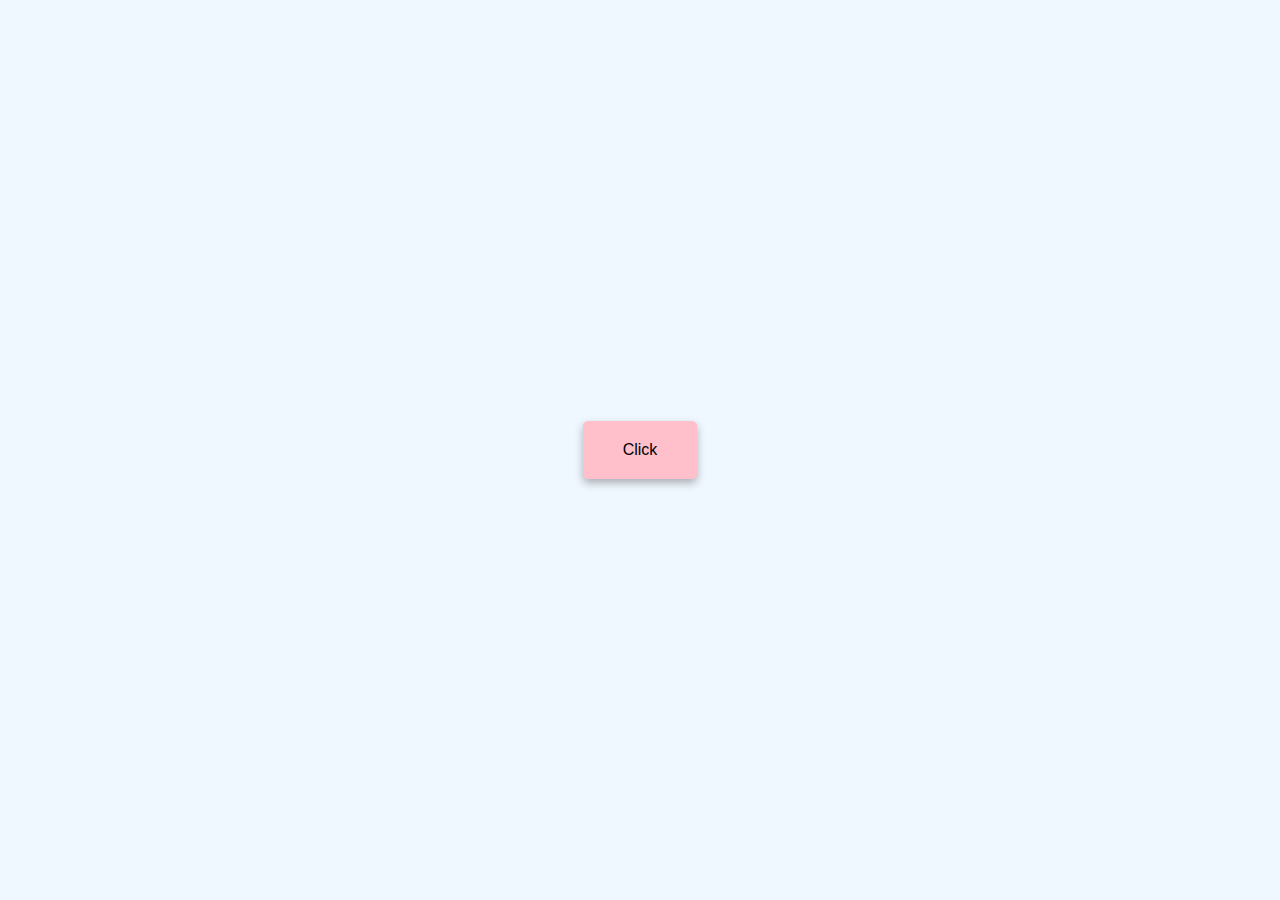
<file: button-ripple/index.html>
<!DOCTYPE html>
<html lang="en">

<head>
    <meta charset="UTF-8">
    <meta name="viewport" content="width=device-width, initial-scale=1.0">
    <link rel="stylesheet" href="style.css">

    <title>Button Ripple Effect</title>
</head>

<body>
    <a href="#" class="btn"><span>Click</span></a>
    <script src="script.js"></script>
</body>

</html>
</file>
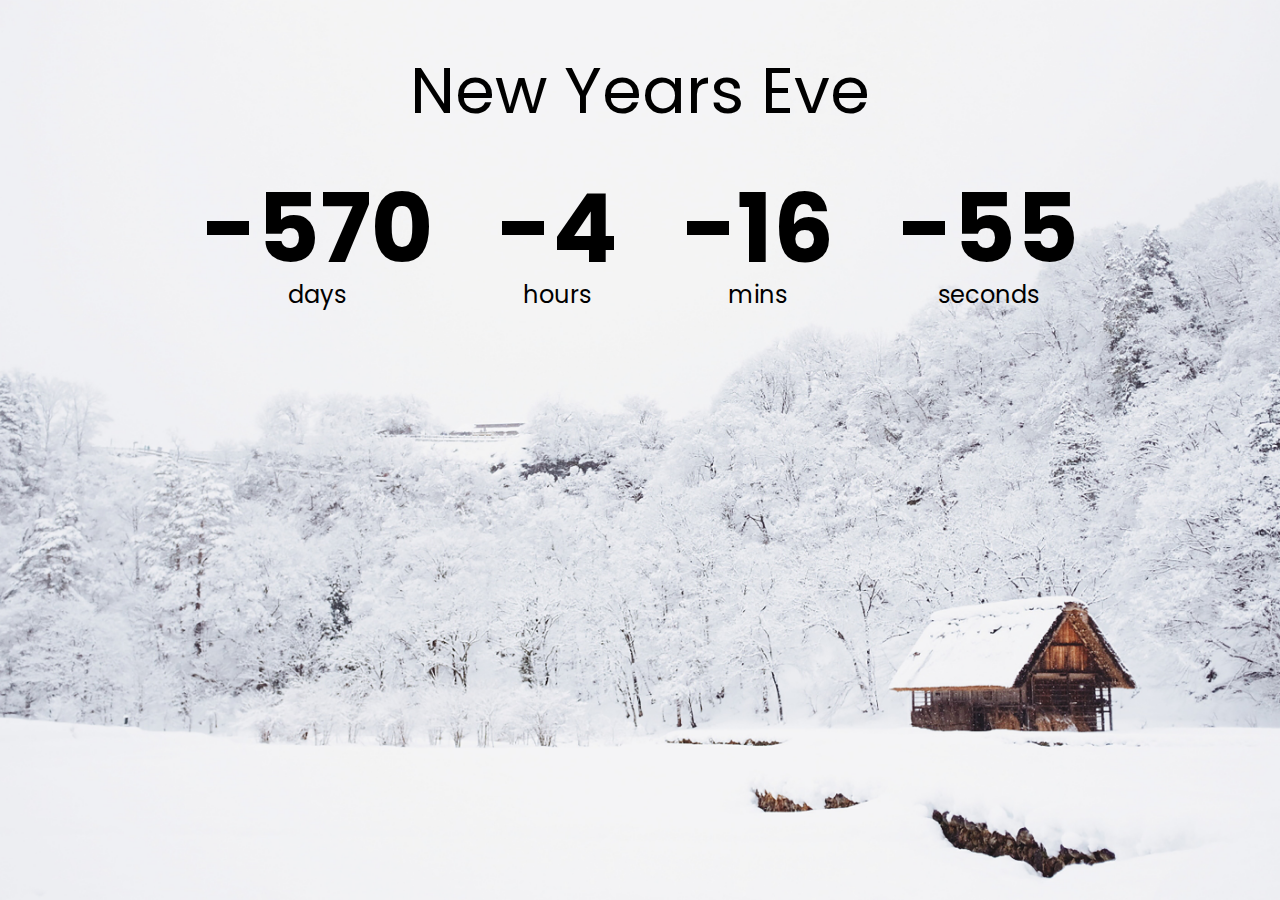
<file: countdown-timer/index.html>
<!DOCTYPE html>
<html lang="en">
<head>
    <meta charset="UTF-8">
    <meta name="viewport" content="width=device-width, initial-scale=1.0">
    <link rel="stylesheet" href="style.css">
    <script src="script.js" defer></script>
    <title>Countdown</title>
</head>
<body>
    <h1>New Years Eve</h1>
    <div class="countdown-container">
        <div class="countdown-el days-c">
            <p class="big-text" id="days">0</p>
            <span>days</span>
        </div>
        <div class="countdown-el hours-c">
            <p class="big-text" id="hours">0</p>
            <span>hours</span>
        </div>
        <div class="countdown-el mins-c">
            <p class="big-text" id="mins">0</p>
            <span>mins</span>
        </div>
        <div class="countdown-el seconds-c">
            <p class="big-text" id="seconds">0</p>
            <span>seconds</span>
        </div>
    </div>
</body>
</html>
</file>
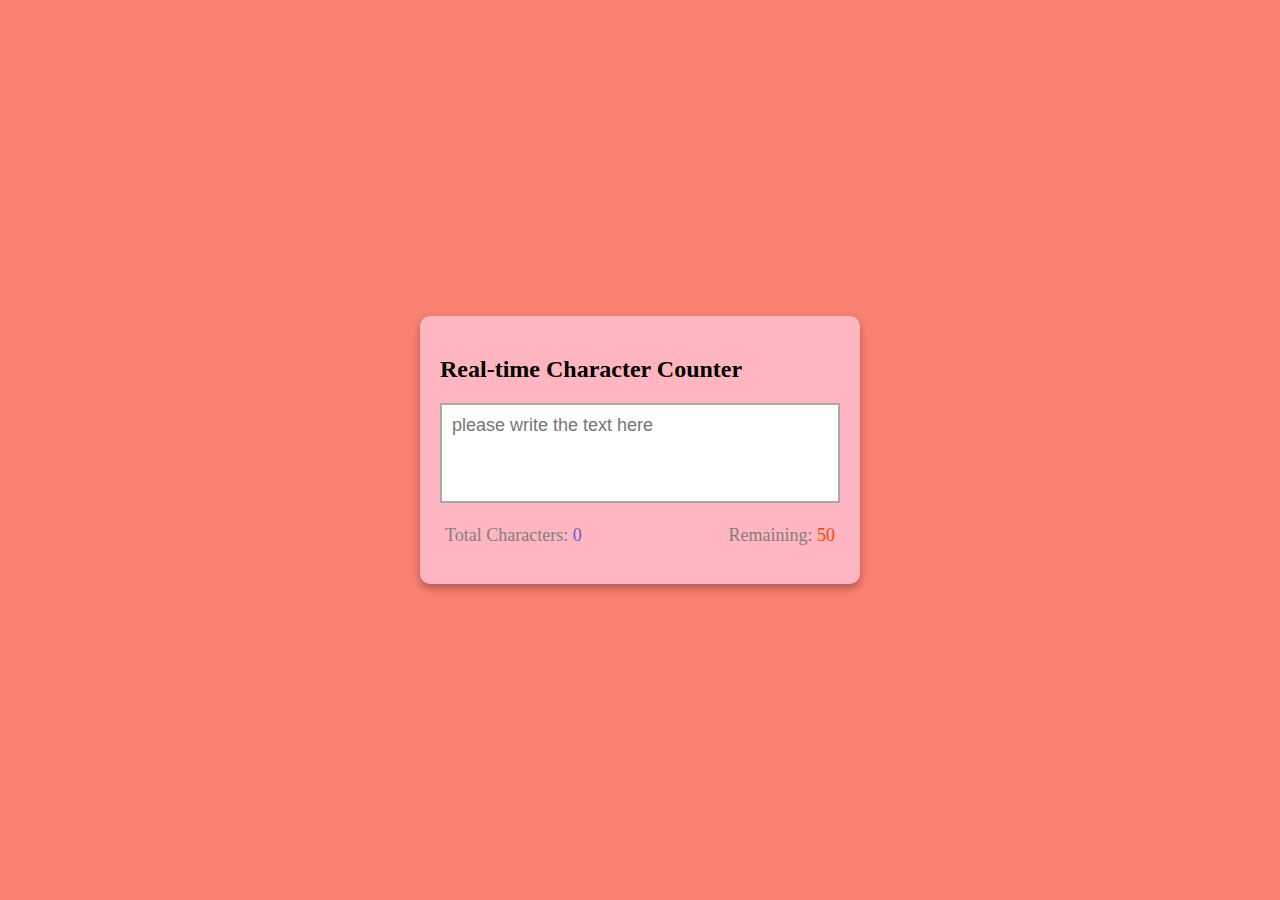
<file: RealTimeCharCounter/index.html>
<!DOCTYPE html>
<html lang="en">

<head>
    <meta charset="UTF-8">
    <meta name="viewport" content="width=device-width, initial-scale=1.0">
    <title>Real Time Character Counter</title>
    <link rel="stylesheet" href="style.css">
</head>

<body>
    <div class="container">
        <h2>Real-time Character Counter</h2>
        <textarea id="textarea" class="textarea" placeholder="please write the text here" maxlength="50"></textarea>
        <div class="counter-container">
            <p>
                Total Characters: <span class="total-counter" id="total-counter">0</span>
            </p>

            <p>
                Remaining: <span class="remaining-counter" id="remaining-counter">50</span>
            </p>
        </div>
    </div>

    <script src="script.js"></script>
</body>

</html>
</file>
<file: button-ripple/style.css>
body {
    margin: 0;
    display: flex;
    justify-content: center;
    height: 100vh;
    align-items: center;
    background-color: aliceblue;
    font-family: sans-serif;
}

.btn {
    background-color: pink;
    padding: 20px 40px;
    border-radius: 5px;
    box-shadow: 0 4px 8px rgba(0, 0, 0, 0.3);
    text-decoration: none;
    color: black;
    position: relative;
    overflow: hidden;
}

.btn span {
    position: relative;
    z-index: 1;
}

.btn::before {
    content: "";
    position: absolute;
    background-color: orangered;
    width: 0;
    height: 0;
    left: var(--xPos);
    top: var(--yPos);
    transform: translate(-50%, -50%);
    border-radius: 50%;
    transition: width .5s, height .5s;
}

.btn:hover::before {
    width: 300px;
    height: 300px;
}
</file>
<file: countdown-timer/style.css>
@import url('https://fonts.googleapis.com/css2?family=Poppins:ital,wght@0,100;0,200;0,300;0,400;0,500;0,600;0,700;0,800;0,900;1,100;1,200;1,300;1,400;1,500;1,600;1,700;1,800;1,900&display=swap');

* {
    box-sizing: border-box;
}

body {
    background-image: url('./snow.jpg');
    background-size: cover;
    background-position: center center;
    min-height: 100vh;
    display: flex;
    flex-direction: column;
    align-items: center;
    font-family: "Poppins", sans-serif;
    margin: 0;
}

h1 {
    font-weight: normal;
    font-size: 4rem;
}

.countdown-container {
    display: flex;
}

.big-text {
    font-weight: bold;
    font-size: 6rem;
    line-height: 1;
    margin: 0 2rem;
}

.countdown-el {
    text-align: center;
}

.countdown-el span {
    font-size: 1.5rem;
}
</file>
<file: RealTimeCharCounter/style.css>
body {
    margin: 0;
    display: flex;
    justify-content: center;
    height: 100vh;
    align-items: center;
    background-color: salmon;
    font-family: cursive;
}

.container {
    background-color: lightpink;
    width: 400px;
    padding: 20px;
    margin: 5px;
    border-radius: 10px;
    box-shadow: 0 4px 8px rgba(0, 0, 0, 0.3);
}

.textarea {
    resize: none;
    width: 100%;
    height: 100px;
    font-size: 18px;
    font-family: sans-serif;
    padding: 10px;
    box-sizing: border-box;
    border: solid 2px darkgray;
}

.counter-container {
    display: flex;
    justify-content: space-between;
    padding: 0 5px;
}

.counter-container p {
    font-size: 18px;
    color: gray;
}

.total-counter {
    color: slateblue;
}

.remaining-counter {
    color: orangered;
}
</file>
